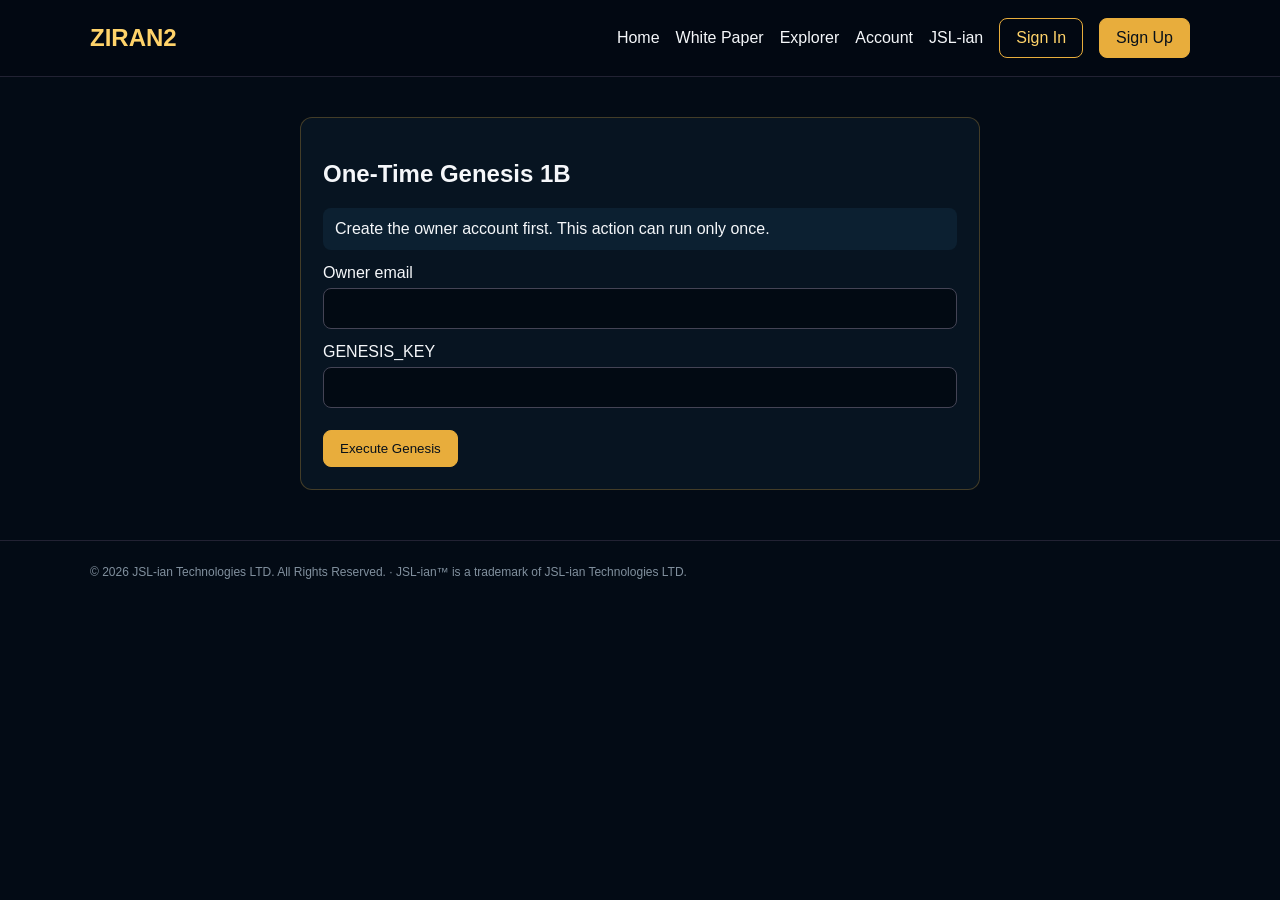
<file: admin.html>
<!doctype html><html><head><meta charset='utf-8'><meta name='viewport' content='width=device-width,initial-scale=1'><title>Genesis</title><link rel='stylesheet' href='style.css'></head><body><header><div class='wrap nav'><a class='brand' href='index.html'>ZIRAN2</a><nav class='links'><a href='index.html'>Home</a><a href='whitepaper.html'>White Paper</a><a href='explorer.html'>Explorer</a><a href='dashboard.html'>Account</a><a href='https://www.jsl-ian.com'>JSL-ian</a><a class='btn' href='signin.html'>Sign In</a><a class='btn gold' href='signup.html'>Sign Up</a></nav></div></header><main class='wrap'><section class='panel'><h2>One-Time Genesis 1B</h2><div id='msg' class='notice'>Create the owner account first. This action can run only once.</div><form id='f'><label>Owner email</label><input id='email' type='email' required><label>GENESIS_KEY</label><input id='key' type='password' required><div class='actions'><button class='btn gold'>Execute Genesis</button></div></form></section></main><footer><div class='wrap'>© 2026 JSL-ian Technologies LTD. All Rights Reserved. · JSL-ian™ is a trademark of JSL-ian Technologies LTD.</div></footer><script src='app.js'></script><script>$('#f').onsubmit=async e=>{e.preventDefault();try{const d=await api('/api/admin/genesis',{method:'POST',headers:{'Content-Type':'application/json'},body:JSON.stringify({owner_email:$('#email').value,genesis_key:$('#key').value})});note('Genesis complete: '+money(d.supply)+' ZIRAN','ok')}catch(x){note(x.message,'error')}}</script></body></html>
</file>
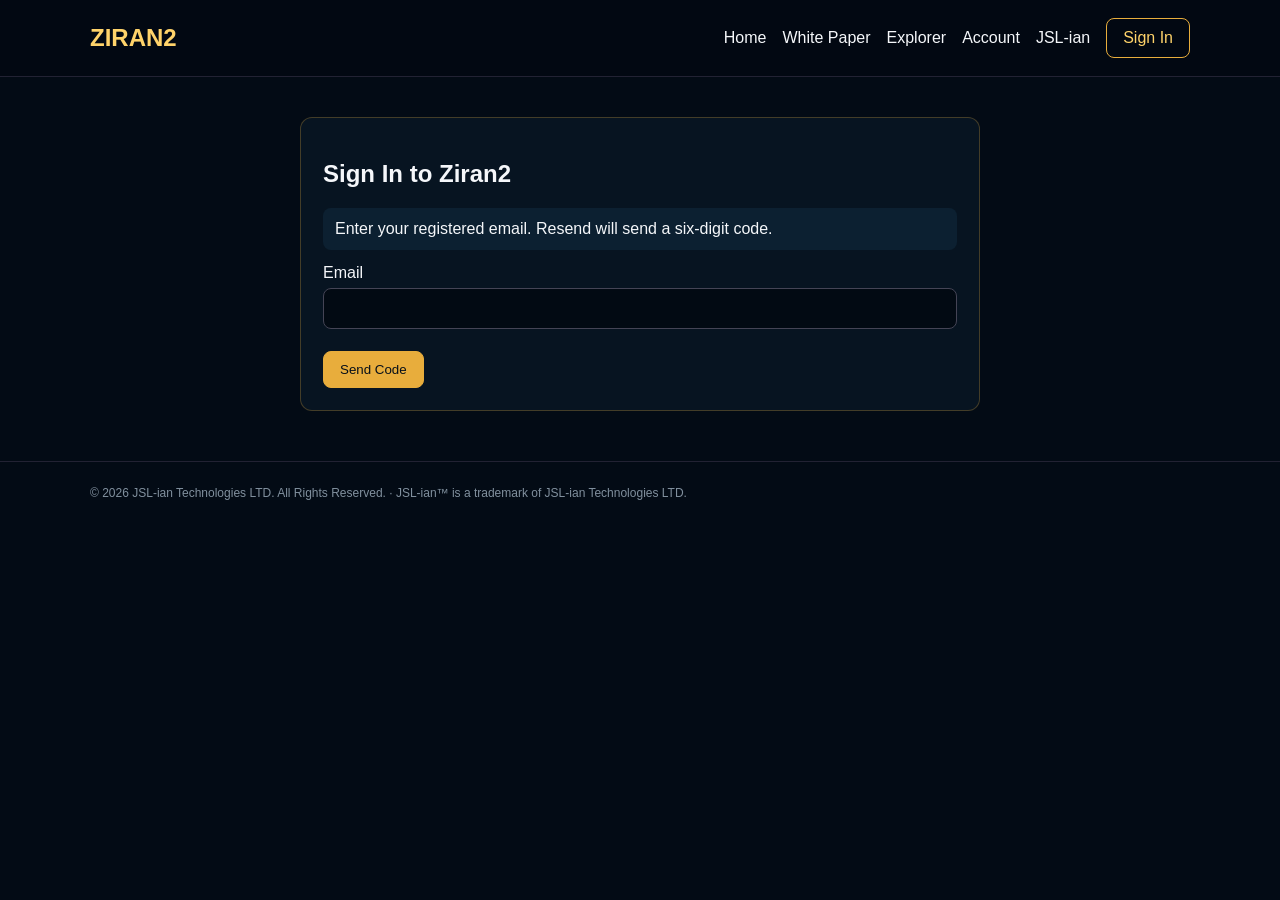
<file: dashboard.html>
<!doctype html><html><head><meta charset='utf-8'><meta name='viewport' content='width=device-width,initial-scale=1'><title>Dashboard</title><link rel='stylesheet' href='style.css'></head><body><header><div class='wrap nav'><a class='brand' href='index.html'>ZIRAN2</a><nav class='links'><a href='index.html'>Home</a><a href='whitepaper.html'>White Paper</a><a href='explorer.html'>Explorer</a><a href='dashboard.html'>Account</a><a href='https://www.jsl-ian.com'>JSL-ian</a><a class='btn' href='signin.html'>Sign In</a><a class='btn gold' href='signup.html'>Sign Up</a></nav></div></header><main class='wrap'><section><div class='actions' style='justify-content:space-between'><h2 id='welcome'>Dashboard</h2><button class='btn' onclick='logout()'>Sign Out</button></div><div id='msg' class='notice'>Loading…</div><div class='stats'><div class='stat'>Balance<b id='balance'>—</b></div><div class='stat'>Account<b id='account'>—</b></div><div class='stat'>Pair<b id='pair'>—</b></div><div class='stat'>Supply<b id='supply'>—</b></div></div><section class='grid' style='grid-template-columns:1fr 1fr'><article class='card'><h3>Send ZIRAN</h3><form id='send'><label>Recipient email</label><input id='to' type='email' required><label>Amount</label><input id='amount' required><label>Memo</label><input id='memo' maxlength='160'><div class='actions'><button class='btn gold'>Send</button></div></form></article><article class='card'><h3>Receive</h3><p class='muted'>Share your registered email.</p><b id='receive'>—</b></article></section><h2>Ledger</h2><div style='overflow:auto'><table><thead><tr><th>Date</th><th>Type</th><th>Counterparty</th><th>Amount</th></tr></thead><tbody id='ledger'></tbody></table></div></section></main><footer><div class='wrap'>© 2026 JSL-ian Technologies LTD. All Rights Reserved. · JSL-ian™ is a trademark of JSL-ian Technologies LTD.</div></footer><script src='app.js'></script><script>async function load(){if(!token())return location.href='signin.html';try{const d=await api('/api/me',{headers:headers()});$('#welcome').textContent='Welcome, '+d.user.name;$('#balance').textContent=money(d.wallet.balance)+' ZIRAN';$('#account').textContent=d.user.public_id;$('#pair').textContent=d.user.pair_status;$('#supply').textContent=money(d.supply);$('#receive').textContent=d.user.email;$('#ledger').innerHTML=d.ledger.map(x=>`<tr><td>${new Date(x.created_at).toLocaleString()}</td><td>${x.entry_type}</td><td>${x.counterparty_email||'GENESIS'}</td><td>${x.entry_type==='DEBIT'?'−':'+'}${money(x.amount)}</td></tr>`).join('')||'<tr><td colspan=4>No entries</td></tr>';note('Account and Pair verified.','ok')}catch(x){note(x.message,'error')}}$('#send').onsubmit=async e=>{e.preventDefault();try{await api('/api/transfer',{method:'POST',headers:headers(),body:JSON.stringify({to_email:$('#to').value,amount:$('#amount').value,memo:$('#memo').value})});e.target.reset();load()}catch(x){note(x.message,'error')}};load()</script></body></html>
</file>
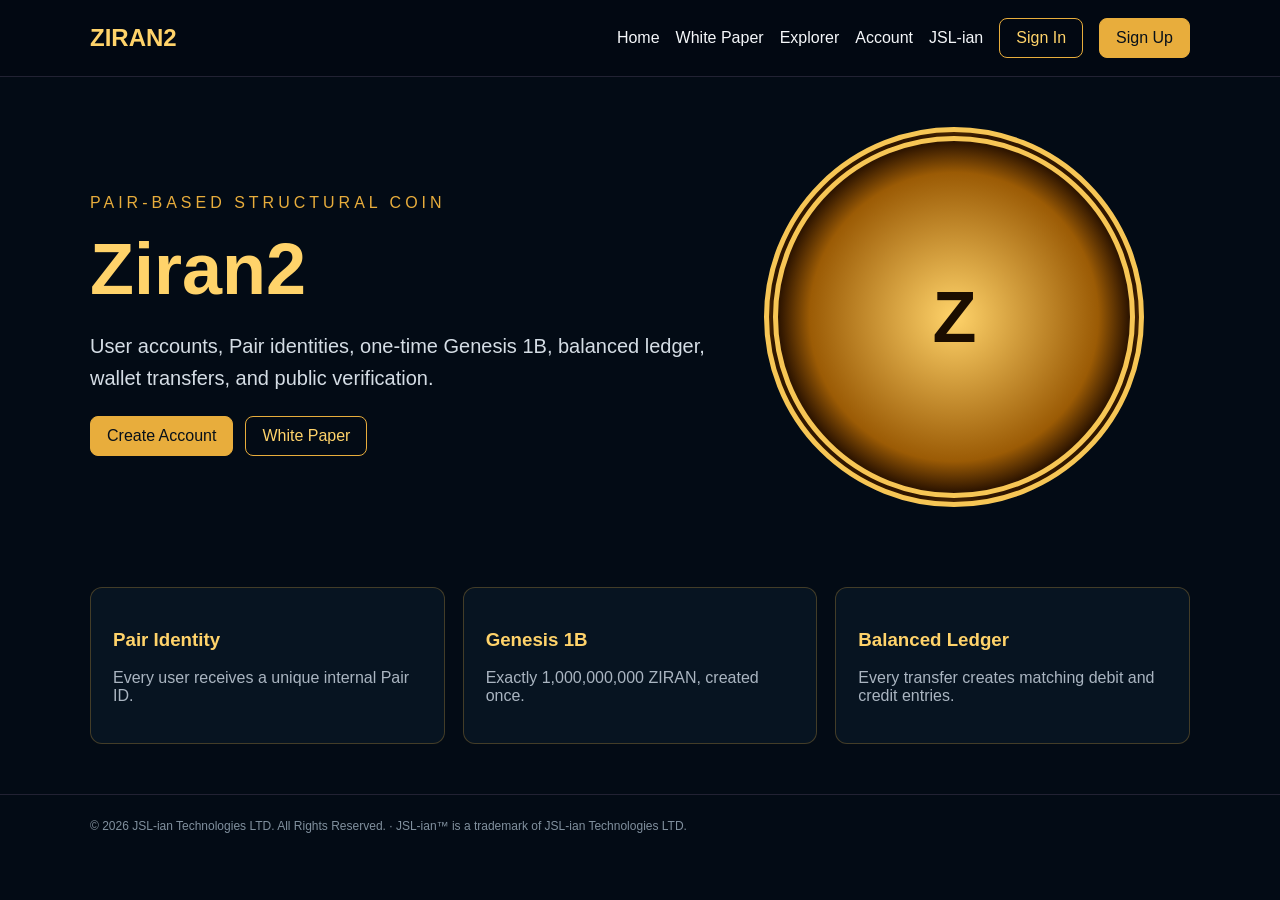
<file: index1.html>
<!doctype html><html><head><meta charset='utf-8'><meta name='viewport' content='width=device-width,initial-scale=1'><title>Ziran2</title><link rel='stylesheet' href='style.css'></head><body><header><div class='wrap nav'><a class='brand' href='index.html'>ZIRAN2</a><nav class='links'><a href='index.html'>Home</a><a href='whitepaper.html'>White Paper</a><a href='explorer.html'>Explorer</a><a href='dashboard.html'>Account</a><a href='https://www.jsl-ian.com'>JSL-ian</a><a class='btn' href='signin.html'>Sign In</a><a class='btn gold' href='signup.html'>Sign Up</a></nav></div></header><main class='wrap'><section class='hero'><div><p style='color:#e8ad3c;letter-spacing:.25em'>PAIR-BASED STRUCTURAL COIN</p><h1>Ziran2</h1><p class='lead'>User accounts, Pair identities, one-time Genesis 1B, balanced ledger, wallet transfers, and public verification.</p><div class='actions'><a class='btn gold' href='signup.html'>Create Account</a><a class='btn' href='whitepaper.html'>White Paper</a></div></div><a class='coin' href='https://www.jsl-ian.com'>Z</a></section><section class='grid'><article class='card'><h3>Pair Identity</h3><p class='muted'>Every user receives a unique internal Pair ID.</p></article><article class='card'><h3>Genesis 1B</h3><p class='muted'>Exactly 1,000,000,000 ZIRAN, created once.</p></article><article class='card'><h3>Balanced Ledger</h3><p class='muted'>Every transfer creates matching debit and credit entries.</p></article></section></main><footer><div class='wrap'>© 2026 JSL-ian Technologies LTD. All Rights Reserved. · JSL-ian™ is a trademark of JSL-ian Technologies LTD.</div></footer><script src='app.js'></script></body></html>
</file>
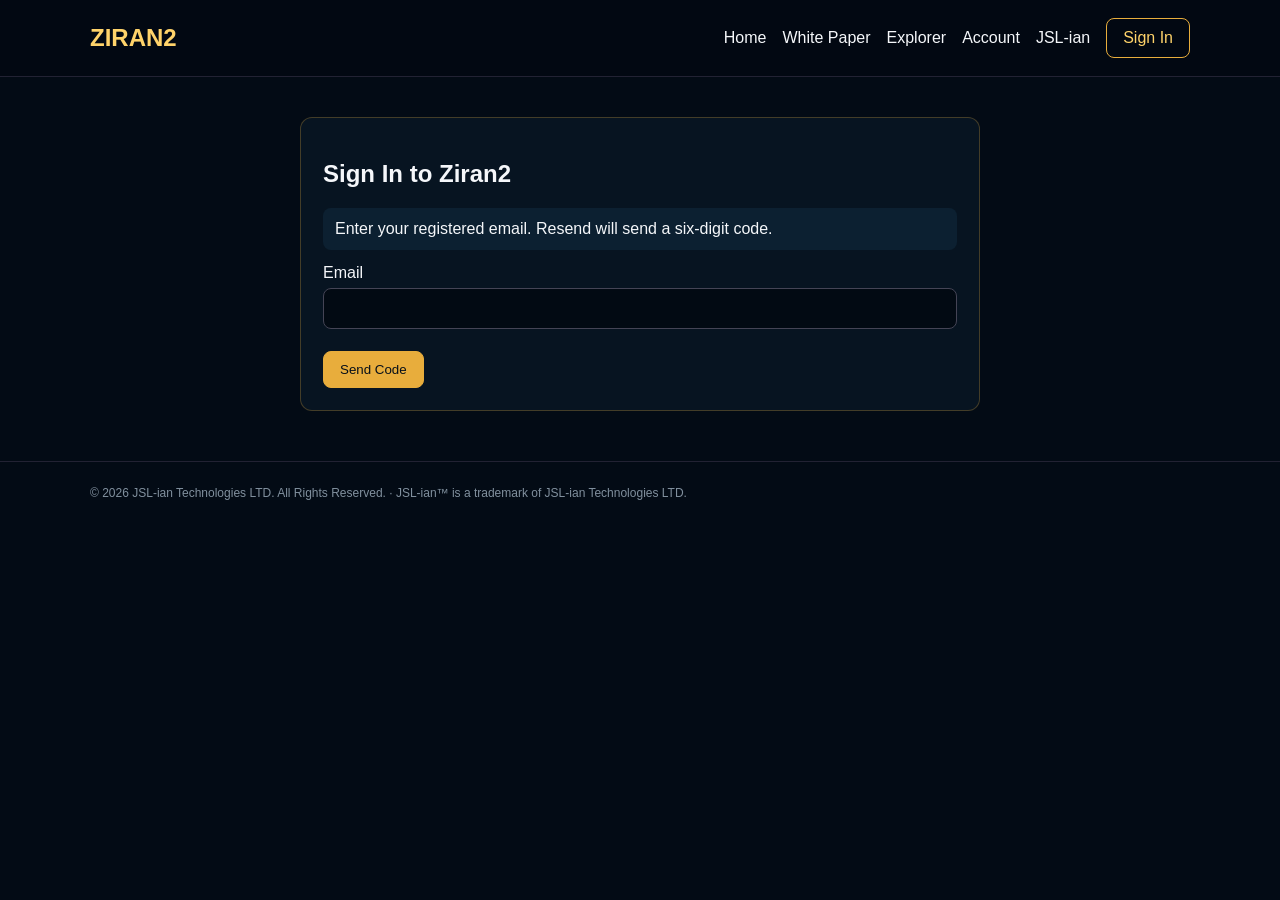
<file: signin.html>
<!doctype html>
<html lang="en">
<head>
<meta charset="utf-8">
<meta name="viewport" content="width=device-width,initial-scale=1">
<title>Sign In to Ziran2</title>
<link rel="stylesheet" href="style.css">
<style>.hidden{display:none!important}</style>
</head>
<body>
<header><div class="wrap nav">
<a class="brand" href="index.html">ZIRAN2</a>
<nav class="links">
<a href="index.html">Home</a>
<a href="whitepaper.html">White Paper</a>
<a href="explorer.html">Explorer</a>
<a href="dashboard.html">Account</a>
<a href="https://www.jsl-ian.com">JSL-ian</a>
<a class="btn" href="signin.html">Sign In</a>
</nav></div></header>

<main class="wrap"><section class="panel">
<h2>Sign In to Ziran2</h2>
<div id="msg" class="notice">Enter your registered email. Resend will send a six-digit code.</div>

<form id="sendForm">
<label for="signupEmail">Email</label>
<input id="signupEmail" type="email" required maxlength="160">
<div class="actions"><button id="sendButton" class="btn gold" type="submit">Send Code</button></div>
</form>

<form id="verifyForm" class="hidden">
<label for="verifyCode">Verification code</label>
<input id="verifyCode" inputmode="numeric" autocomplete="one-time-code" pattern="[0-9]{6}" maxlength="6" required>
<div class="actions">
<button id="verifyButton" class="btn gold" type="submit">Verify &amp; Sign In</button>
<button id="restartButton" class="btn" type="button">Use another email</button>
</div>
</form>
</section></main>

<footer><div class="wrap">© 2026 JSL-ian Technologies LTD. All Rights Reserved. · JSL-ian™ is a trademark of JSL-ian Technologies LTD.</div></footer>

<script src="app.js"></script>
<script>
(() => {
  const messageBox = document.querySelector("#msg");
  const sendForm = document.querySelector("#sendForm");
  const verifyForm = document.querySelector("#verifyForm");
  const emailInput = document.querySelector("#signupEmail");
  const codeInput = document.querySelector("#verifyCode");
  const sendButton = document.querySelector("#sendButton");
  const verifyButton = document.querySelector("#verifyButton");
  const restartButton = document.querySelector("#restartButton");

  function showMessage(text, type = "") {
    messageBox.className = "notice" + (type ? " " + type : "");
    messageBox.textContent = text;
  }

  function setBusy(button, busy, normalText, busyText) {
    button.disabled = busy;
    button.textContent = busy ? busyText : normalText;
  }

  sendForm.addEventListener("submit", async (event) => {
    event.preventDefault();
    setBusy(sendButton, true, "Send Code", "Sending...");
    try {
      await api("/api/auth/send-code", {
        method: "POST",
        body: JSON.stringify({
          intent: "signin",
          email: emailInput.value.trim()
        })
      });
      showMessage("Verification code sent. Check your email.", "ok");
      sendForm.classList.add("hidden");
      verifyForm.classList.remove("hidden");
      codeInput.focus();
    } catch (error) {
      showMessage(error.message || "Unable to send verification code.", "error");
    } finally {
      setBusy(sendButton, false, "Send Code", "Sending...");
    }
  });

  verifyForm.addEventListener("submit", async (event) => {
    event.preventDefault();
    const codeValue = codeInput.value.trim();
    if (!/^\d{6}$/.test(codeValue)) {
      showMessage("Enter the six-digit verification code.", "error");
      return;
    }
    setBusy(verifyButton, true, "Verify & Sign In", "Verifying...");
    try {
      const result = await api("/api/auth/verify-code", {
        method: "POST",
        body: JSON.stringify({
          email: emailInput.value.trim(),
          code: codeValue
        })
      });
      if (!result || !result.token) throw new Error("No session token returned.");
      localStorage.setItem("ziran_token", result.token);
      showMessage("Sign-in successful. Opening dashboard...", "ok");
      window.location.assign("dashboard.html");
    } catch (error) {
      showMessage(error.message || "Verification failed.", "error");
      setBusy(verifyButton, false, "Verify & Sign In", "Verifying...");
    }
  });

  restartButton.addEventListener("click", () => {
    codeInput.value = "";
    verifyForm.classList.add("hidden");
    sendForm.classList.remove("hidden");
    showMessage("Enter your registered email. Resend will send a six-digit code.");
  });
})();
</script>
</body>
</html>
</file>
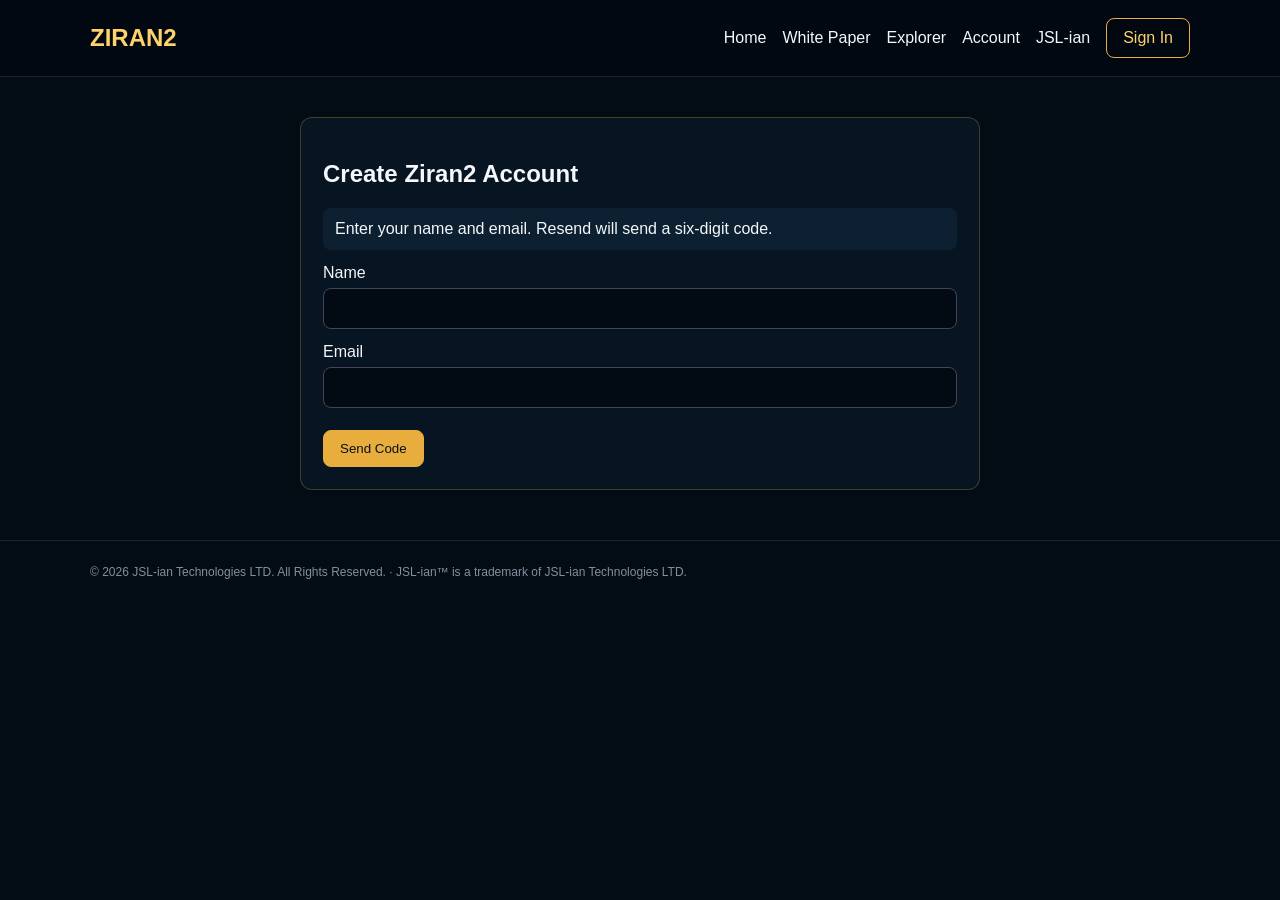
<file: signup.html>
<!doctype html>
<html lang="en">
<head>
<meta charset="utf-8">
<meta name="viewport" content="width=device-width,initial-scale=1">
<title>Create Ziran2 Account</title>
<link rel="stylesheet" href="style.css">
<style>.hidden{display:none!important}</style>
</head>
<body>
<header><div class="wrap nav">
<a class="brand" href="index.html">ZIRAN2</a>
<nav class="links">
<a href="index.html">Home</a>
<a href="whitepaper.html">White Paper</a>
<a href="explorer.html">Explorer</a>
<a href="dashboard.html">Account</a>
<a href="https://www.jsl-ian.com">JSL-ian</a>
<a class="btn" href="signin.html">Sign In</a>
</nav></div></header>

<main class="wrap"><section class="panel">
<h2>Create Ziran2 Account</h2>
<div id="msg" class="notice">Enter your name and email. Resend will send a six-digit code.</div>

<form id="sendForm">
<label for="signupName">Name</label>
<input id="signupName" required maxlength="80">
<label for="signupEmail">Email</label>
<input id="signupEmail" type="email" required maxlength="160">
<div class="actions"><button id="sendButton" class="btn gold" type="submit">Send Code</button></div>
</form>

<form id="verifyForm" class="hidden">
<label for="verifyCode">Verification code</label>
<input id="verifyCode" inputmode="numeric" autocomplete="one-time-code" pattern="[0-9]{6}" maxlength="6" required>
<div class="actions">
<button id="verifyButton" class="btn gold" type="submit">Verify &amp; Create</button>
<button id="restartButton" class="btn" type="button">Use another email</button>
</div>
</form>
</section></main>

<footer><div class="wrap">© 2026 JSL-ian Technologies LTD. All Rights Reserved. · JSL-ian™ is a trademark of JSL-ian Technologies LTD.</div></footer>

<script src="app.js"></script>
<script>
(() => {
  const messageBox = document.querySelector("#msg");
  const sendForm = document.querySelector("#sendForm");
  const verifyForm = document.querySelector("#verifyForm");
  const nameInput = document.querySelector("#signupName");
  const emailInput = document.querySelector("#signupEmail");
  const codeInput = document.querySelector("#verifyCode");
  const sendButton = document.querySelector("#sendButton");
  const verifyButton = document.querySelector("#verifyButton");
  const restartButton = document.querySelector("#restartButton");

  function showMessage(text, type = "") {
    messageBox.className = "notice" + (type ? " " + type : "");
    messageBox.textContent = text;
  }

  function setBusy(button, busy, normalText, busyText) {
    button.disabled = busy;
    button.textContent = busy ? busyText : normalText;
  }

  sendForm.addEventListener("submit", async (event) => {
    event.preventDefault();
    setBusy(sendButton, true, "Send Code", "Sending...");
    try {
      await api("/api/auth/send-code", {
        method: "POST",
        body: JSON.stringify({
          intent: "signup",
          name: nameInput.value.trim(),
          email: emailInput.value.trim()
        })
      });
      showMessage("Verification code sent. Check your email.", "ok");
      sendForm.classList.add("hidden");
      verifyForm.classList.remove("hidden");
      codeInput.focus();
    } catch (error) {
      showMessage(error.message || "Unable to send verification code.", "error");
    } finally {
      setBusy(sendButton, false, "Send Code", "Sending...");
    }
  });

  verifyForm.addEventListener("submit", async (event) => {
    event.preventDefault();
    const codeValue = codeInput.value.trim();
    if (!/^\d{6}$/.test(codeValue)) {
      showMessage("Enter the six-digit verification code.", "error");
      return;
    }
    setBusy(verifyButton, true, "Verify & Create", "Verifying...");
    try {
      const result = await api("/api/auth/verify-code", {
        method: "POST",
        body: JSON.stringify({
          email: emailInput.value.trim(),
          code: codeValue
        })
      });
      if (!result || !result.token) throw new Error("No session token returned.");
      localStorage.setItem("ziran_token", result.token);
      showMessage("Account created successfully. Opening dashboard...", "ok");
      window.location.assign("dashboard.html");
    } catch (error) {
      showMessage(error.message || "Verification failed.", "error");
      setBusy(verifyButton, false, "Verify & Create", "Verifying...");
    }
  });

  restartButton.addEventListener("click", () => {
    codeInput.value = "";
    verifyForm.classList.add("hidden");
    sendForm.classList.remove("hidden");
    showMessage("Enter your name and email. Resend will send a six-digit code.");
  });
})();
</script>
</body>
</html>
</file>
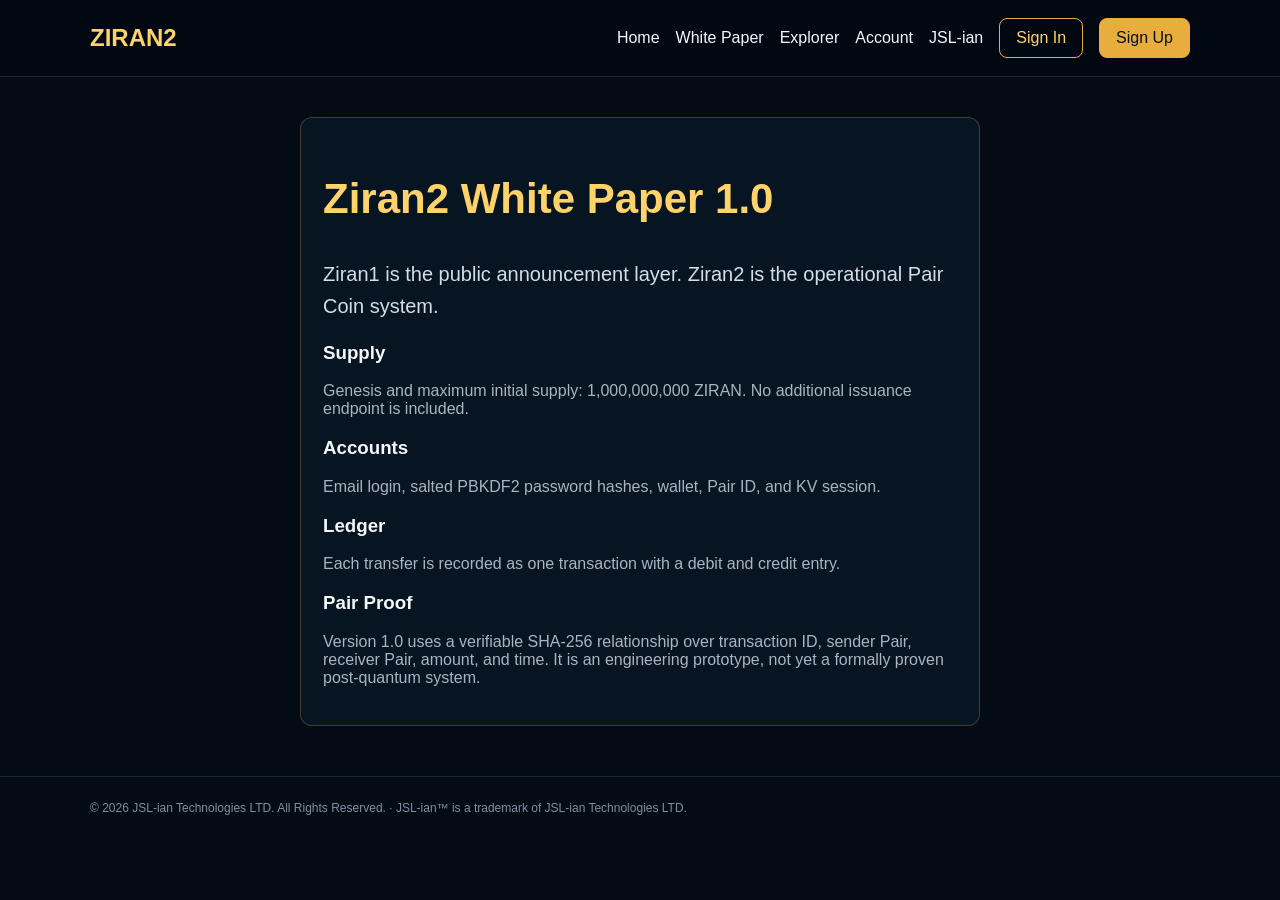
<file: whitepaper.html>
<!doctype html><html><head><meta charset='utf-8'><meta name='viewport' content='width=device-width,initial-scale=1'><title>White Paper</title><link rel='stylesheet' href='style.css'></head><body><header><div class='wrap nav'><a class='brand' href='index.html'>ZIRAN2</a><nav class='links'><a href='index.html'>Home</a><a href='whitepaper.html'>White Paper</a><a href='explorer.html'>Explorer</a><a href='dashboard.html'>Account</a><a href='https://www.jsl-ian.com'>JSL-ian</a><a class='btn' href='signin.html'>Sign In</a><a class='btn gold' href='signup.html'>Sign Up</a></nav></div></header><main class='wrap'><section class='panel'><h1 style='font-size:42px;color:#ffd36a'>Ziran2 White Paper 1.0</h1><p class='lead'>Ziran1 is the public announcement layer. Ziran2 is the operational Pair Coin system.</p><h3>Supply</h3><p class='muted'>Genesis and maximum initial supply: 1,000,000,000 ZIRAN. No additional issuance endpoint is included.</p><h3>Accounts</h3><p class='muted'>Email login, salted PBKDF2 password hashes, wallet, Pair ID, and KV session.</p><h3>Ledger</h3><p class='muted'>Each transfer is recorded as one transaction with a debit and credit entry.</p><h3>Pair Proof</h3><p class='muted'>Version 1.0 uses a verifiable SHA-256 relationship over transaction ID, sender Pair, receiver Pair, amount, and time. It is an engineering prototype, not yet a formally proven post-quantum system.</p></section></main><footer><div class='wrap'>© 2026 JSL-ian Technologies LTD. All Rights Reserved. · JSL-ian™ is a trademark of JSL-ian Technologies LTD.</div></footer><script src='app.js'></script></body></html>
</file>
<file: style.css>
*{box-sizing:border-box}body{margin:0;background:#030b15;color:#f5f7fa;font-family:Arial,sans-serif}a{color:inherit;text-decoration:none}.wrap{width:min(1100px,calc(100% - 28px));margin:auto}header{background:#020812;border-bottom:1px solid #223;padding:18px 0}.nav{display:flex;gap:18px;align-items:center}.brand{font-size:24px;font-weight:800;color:#ffd36a}.links{margin-left:auto;display:flex;gap:16px;align-items:center}.btn{border:1px solid #e8ad3c;border-radius:8px;padding:10px 16px;color:#ffd36a;background:transparent}.gold{background:#e8ad3c;color:#07101a}.hero{display:grid;grid-template-columns:1.2fr .8fr;gap:36px;align-items:center;min-height:480px}.hero h1{font-size:72px;color:#ffd36a;margin:8px 0}.lead{font-size:20px;line-height:1.6;color:#d5dde5}.coin{width:min(380px,100%);aspect-ratio:1;border-radius:50%;display:grid;place-items:center;background:radial-gradient(circle,#ffd36a,#9b5b05 58%,#301600 70%);border:14px double #f7c655;color:#1b0d00;font-size:72px;font-weight:900}.grid{display:grid;grid-template-columns:repeat(3,1fr);gap:18px;margin:30px 0}.card,.panel,.stat{background:#071421;border:1px solid #e8ad3c44;border-radius:12px;padding:22px}.panel{max-width:680px;margin:40px auto}.card h3{color:#ffd36a}.muted{color:#aab5c1}label{display:block;margin:14px 0 6px}input{width:100%;padding:12px;border-radius:8px;border:1px solid #445;background:#020a13;color:#fff}.actions{display:flex;gap:12px;flex-wrap:wrap;margin-top:22px}.notice{padding:12px;background:#0c2031;border-radius:8px}.error{background:#35171b}.ok{background:#103021}.stats{display:grid;grid-template-columns:repeat(4,1fr);gap:14px}.stat b{display:block;color:#ffd36a;font-size:24px;margin-top:8px}table{width:100%;border-collapse:collapse;background:#071421}th,td{padding:12px;border-bottom:1px solid #ffffff12;text-align:left}th{color:#ffd36a}footer{margin-top:50px;padding:24px 0;border-top:1px solid #223;color:#81909e;font-size:12px}@media(max-width:760px){.hero{grid-template-columns:1fr;text-align:center}.grid,.stats{grid-template-columns:1fr}.links{flex-wrap:wrap}.hero h1{font-size:52px}}
</file>
